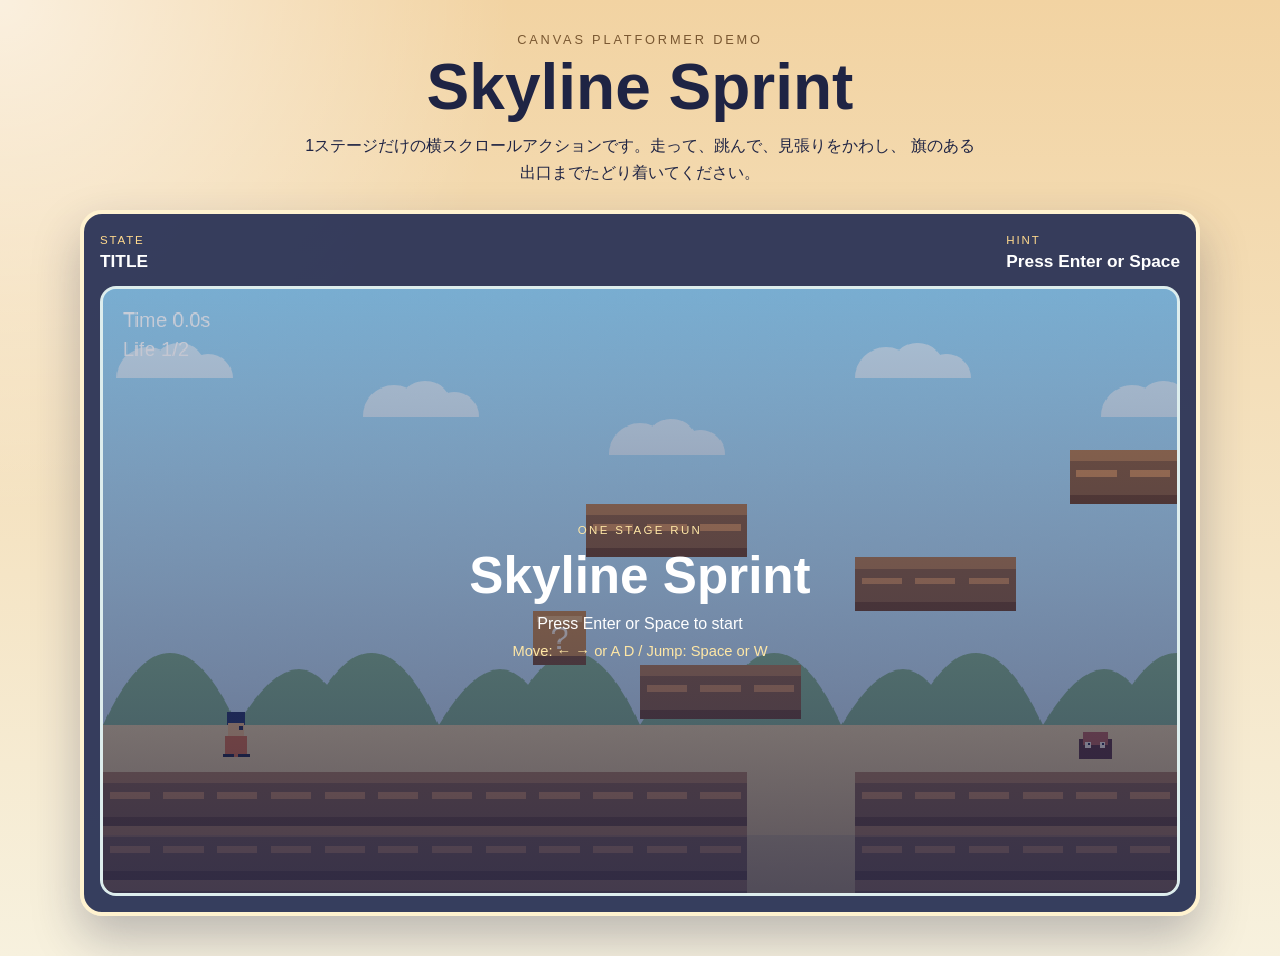
<file: mario/index.html>
<!DOCTYPE html>
<html lang="ja">
<head>
  <meta charset="UTF-8">
  <meta name="viewport" content="width=device-width, initial-scale=1.0">
  <title>Skyline Sprint</title>
  <link rel="stylesheet" href="./style.css">
</head>
<body>
  <main class="page-shell">
    <section class="hero">
      <p class="eyebrow">Canvas Platformer Demo</p>
      <h1>Skyline Sprint</h1>
      <p class="summary">
        1ステージだけの横スクロールアクションです。走って、跳んで、見張りをかわし、
        旗のある出口までたどり着いてください。
      </p>
    </section>

    <section class="game-panel" aria-label="ゲーム画面">
      <div class="hud" aria-live="polite">
        <div>
          <span class="hud-label">State</span>
          <strong id="stateLabel">TITLE</strong>
        </div>
        <div>
          <span class="hud-label">Hint</span>
          <strong id="hintLabel">Press Enter or Space</strong>
        </div>
      </div>

      <div class="canvas-frame">
        <canvas
          id="gameCanvas"
          width="960"
          height="540"
          aria-label="Skyline Sprint game canvas"
        ></canvas>

        <div class="overlay" id="overlay">
          <p class="overlay-kicker" id="overlayKicker">ONE STAGE RUN</p>
          <h2 id="overlayTitle">Skyline Sprint</h2>
          <p id="overlayMessage">Enter か Space でスタート</p>
          <p class="controls">Move: ← → or A D / Jump: Space or W</p>
        </div>
      </div>
    </section>
  </main>

  <script src="./game.js"></script>
</body>
</html>
</file>
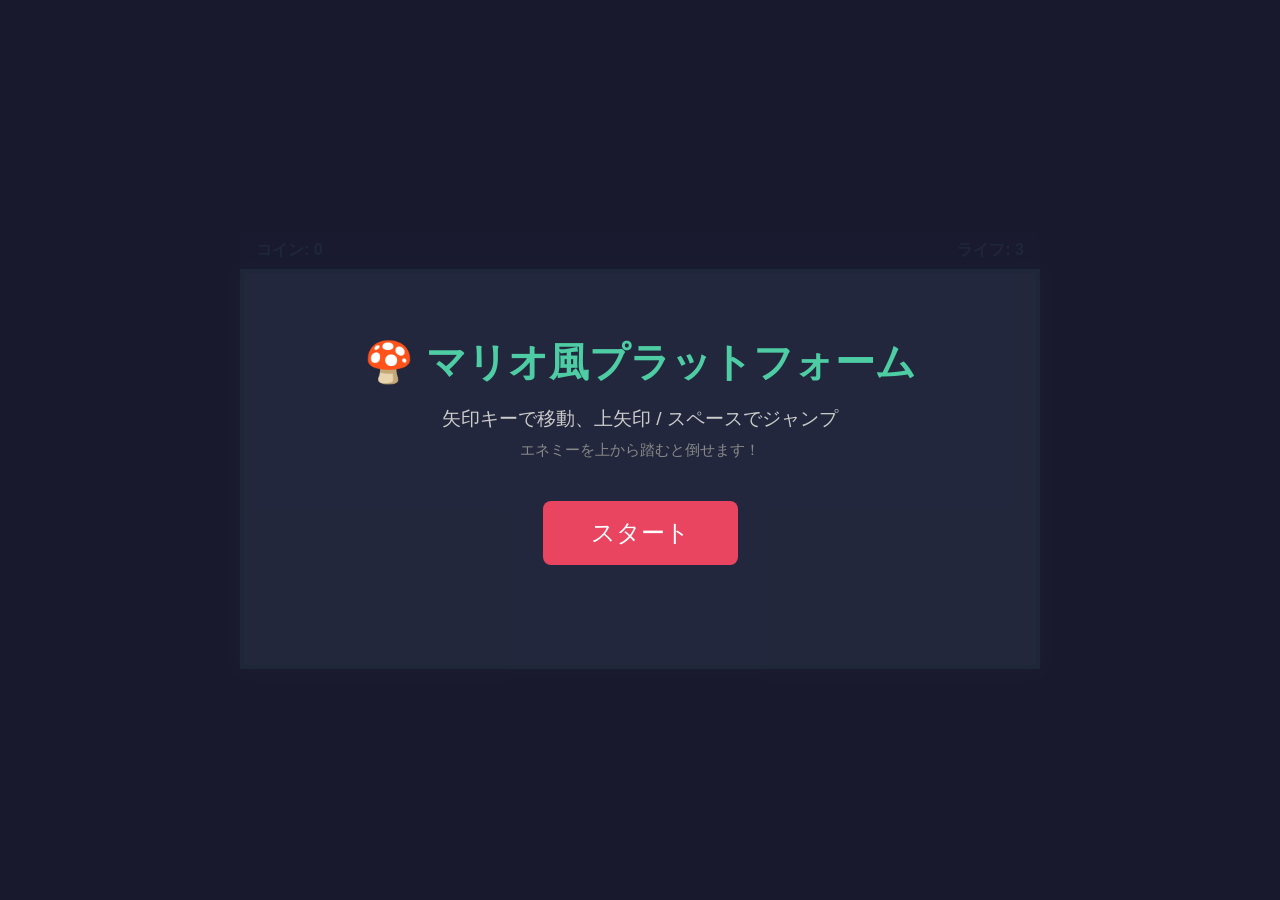
<file: mario_claude/index.html>
<!DOCTYPE html>
<html lang="ja">
<head>
  <meta charset="UTF-8">
  <meta name="viewport" content="width=device-width, initial-scale=1.0">
  <title>マリオ風プラットフォームゲーム</title>
  <link rel="stylesheet" href="style.css">
</head>
<body>
  <!-- HUD: 画面上部に常時表示 -->
  <div id="hud">
    <span id="score-display">コイン: 0</span>
    <span id="lives-display">ライフ: 3</span>
  </div>

  <!-- ゲームビューポート -->
  <div id="game-area">
    <!-- スクロール可能ワールド -->
    <div id="game-world"></div>
  </div>

  <!-- スタート画面 -->
  <div id="start-screen" class="overlay active">
    <div class="overlay-content">
      <h1>🍄 マリオ風プラットフォーム</h1>
      <p>矢印キーで移動、上矢印 / スペースでジャンプ</p>
      <p class="hint">エネミーを上から踏むと倒せます！</p>
      <button id="start-btn">スタート</button>
    </div>
  </div>

  <!-- ゲームオーバー画面 -->
  <div id="gameover-screen" class="overlay">
    <div class="overlay-content">
      <h1>💥 ゲームオーバー</h1>
      <p>コイン: <span id="go-score">0</span></p>
      <button id="retry-btn-go">もう一度</button>
    </div>
  </div>

  <!-- ステージクリア画面 -->
  <div id="clear-screen" class="overlay">
    <div class="overlay-content">
      <h1>🎉 ステージクリア！</h1>
      <p>コイン: <span id="clear-score">0</span></p>
      <button id="retry-btn-clear">もう一度</button>
    </div>
  </div>

  <!-- モバイルタッチ操作 -->
  <div id="touch-controls">
    <button id="touch-left" class="touch-btn">←</button>
    <button id="touch-jump" class="touch-btn">↑</button>
    <button id="touch-right" class="touch-btn">→</button>
  </div>

  <script src="game.js"></script>
</body>
</html>
</file>
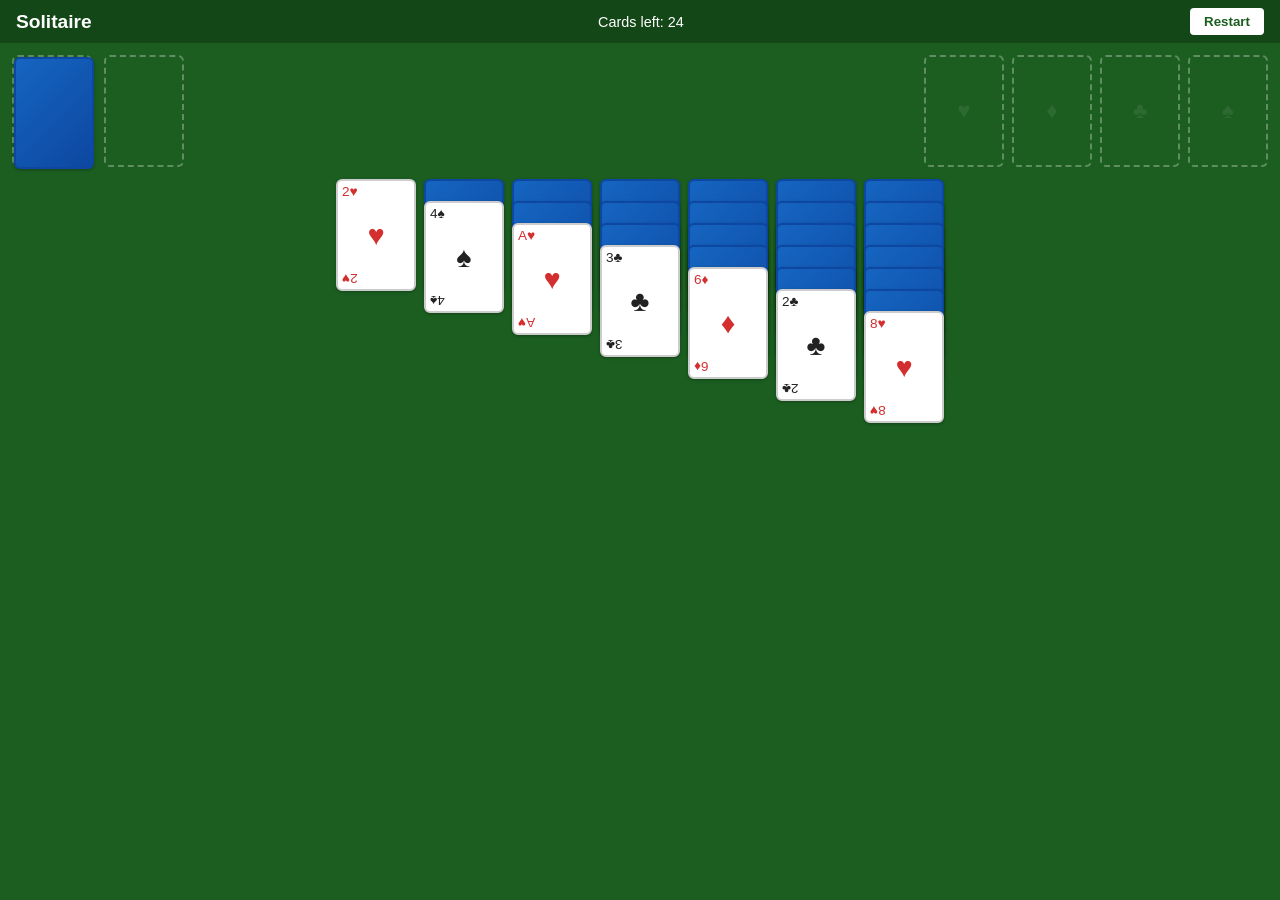
<file: solitaire_claude/index.html>
<!DOCTYPE html>
<html lang="ja">
<head>
<meta charset="UTF-8">
<meta name="viewport" content="width=device-width, initial-scale=1.0">
<title>Solitaire</title>
<link rel="stylesheet" href="style.css">
</head>
<body>
<div id="app">
  <header>
    <h1>Solitaire</h1>
    <div id="status">Cards left: <span id="stock-count">0</span></div>
    <button id="restart-btn">Restart</button>
  </header>
  <div id="board">
    <!-- Top row -->
    <div id="top-row">
      <div id="stock-pile" class="pile"></div>
      <div id="waste-pile" class="pile"></div>
      <div id="foundations" class="foundations">
        <div class="foundation-pile" data-foundation="0"></div>
        <div class="foundation-pile" data-foundation="1"></div>
        <div class="foundation-pile" data-foundation="2"></div>
        <div class="foundation-pile" data-foundation="3"></div>
      </div>
    </div>
    <!-- Tableau -->
    <div id="tableau">
      <div class="tableau-column" data-tableau="0"></div>
      <div class="tableau-column" data-tableau="1"></div>
      <div class="tableau-column" data-tableau="2"></div>
      <div class="tableau-column" data-tableau="3"></div>
      <div class="tableau-column" data-tableau="4"></div>
      <div class="tableau-column" data-tableau="5"></div>
      <div class="tableau-column" data-tableau="6"></div>
    </div>
  </div>
</div>
<div id="win-overlay" class="hidden">
  <div class="win-content">
    <h2>Congratulations!</h2>
    <p>You completed the game!</p>
    <button id="play-again-btn">Play Again</button>
  </div>
</div>
<script src="game.js"></script>
</body>
</html>
</file>
<file: mario/style.css>
:root {
  --bg-top: #f2d3a2;
  --bg-bottom: #f7f1de;
  --panel: rgba(39, 47, 84, 0.92);
  --panel-border: #fff2cf;
  --ink: #1f2444;
  --accent: #db6b39;
  --accent-2: #ffd66b;
  --canvas-shadow: rgba(31, 36, 68, 0.28);
}

* {
  box-sizing: border-box;
}

body {
  margin: 0;
  min-height: 100vh;
  font-family: "Trebuchet MS", "Verdana", sans-serif;
  color: var(--ink);
  background:
    radial-gradient(circle at top left, rgba(255, 255, 255, 0.65), transparent 32%),
    linear-gradient(180deg, var(--bg-top) 0%, var(--bg-bottom) 100%);
}

.page-shell {
  width: min(1120px, calc(100vw - 32px));
  margin: 0 auto;
  padding: 32px 0 40px;
}

.hero {
  text-align: center;
  margin-bottom: 24px;
}

.eyebrow {
  margin: 0 0 10px;
  letter-spacing: 0.22em;
  text-transform: uppercase;
  font-size: 0.8rem;
  color: #7a5832;
}

.hero h1 {
  margin: 0;
  font-size: clamp(2.2rem, 5vw, 4rem);
  line-height: 0.95;
}

.summary {
  width: min(680px, 100%);
  margin: 14px auto 0;
  line-height: 1.7;
  font-size: 1rem;
}

.game-panel {
  background: var(--panel);
  border: 4px solid var(--panel-border);
  border-radius: 22px;
  padding: 16px;
  box-shadow: 0 22px 48px var(--canvas-shadow);
}

.hud {
  display: flex;
  justify-content: space-between;
  gap: 16px;
  color: #fff5d9;
  margin-bottom: 14px;
  font-size: 0.95rem;
}

.hud strong {
  display: block;
  margin-top: 4px;
  color: white;
  font-size: 1.08rem;
}

.hud-label {
  text-transform: uppercase;
  letter-spacing: 0.16em;
  font-size: 0.72rem;
  color: #ffd98d;
}

.canvas-frame {
  position: relative;
  overflow: hidden;
  border-radius: 16px;
  border: 3px solid rgba(255, 251, 237, 0.65);
  background: #9fd4f0;
}

canvas {
  display: block;
  width: 100%;
  height: auto;
  image-rendering: pixelated;
  image-rendering: crisp-edges;
}

.overlay {
  position: absolute;
  inset: 0;
  display: grid;
  place-items: center;
  align-content: center;
  gap: 10px;
  padding: 24px;
  text-align: center;
  color: white;
  background: linear-gradient(180deg, rgba(27, 34, 76, 0.2), rgba(27, 34, 76, 0.7));
}

.overlay[hidden] {
  display: none;
}

.overlay-kicker {
  margin: 0;
  letter-spacing: 0.2em;
  font-size: 0.72rem;
  color: #ffe7a6;
}

.overlay h2 {
  margin: 0;
  font-size: clamp(2rem, 4vw, 3.2rem);
}

.overlay p {
  margin: 0;
}

.controls {
  color: #ffe7a6;
  font-size: 0.92rem;
}

@media (max-width: 720px) {
  .page-shell {
    width: min(100vw - 20px, 1120px);
    padding-top: 18px;
  }

  .game-panel {
    padding: 12px;
    border-radius: 18px;
  }

  .hud {
    flex-direction: column;
    margin-bottom: 10px;
  }

  .summary {
    font-size: 0.95rem;
  }
}
</file>
<file: mario_claude/style.css>
* {
  margin: 0;
  padding: 0;
  box-sizing: border-box;
}

body {
  font-family: 'Hiragino Sans', 'Meiryo', sans-serif;
  background: #1a1a2e;
  color: #eee;
  min-height: 100vh;
  display: flex;
  flex-direction: column;
  justify-content: center;
  align-items: center;
  overflow: hidden;
}

/* ===== HUD ===== */
#hud {
  display: flex;
  justify-content: space-between;
  width: 800px;
  padding: 8px 16px;
  background: #16213e;
  border-radius: 8px 8px 0 0;
  font-size: 1rem;
  font-weight: bold;
  color: #4ecca3;
}

/* ===== ゲームビューポート ===== */
#game-area {
  width: 800px;
  height: 400px;
  overflow: hidden;
  position: relative;
  background: #87CEEB;
  border: 4px solid #4ecca3;
  box-shadow: 0 0 20px rgba(78, 204, 163, 0.3);
}

#game-world {
  position: absolute;
  top: 0;
  left: 0;
  height: 400px;
  will-change: transform;
}

/* ===== プレイヤー ===== */
.player {
  position: absolute;
  width: 24px;
  height: 32px;
  z-index: 10;
}

.player-hat {
  position: absolute;
  top: 0;
  left: 0;
  width: 24px;
  height: 10px;
  background: #E52521;
  border-radius: 4px 6px 0 0;
}

.player-hat::after {
  content: '';
  position: absolute;
  bottom: 0;
  left: 0;
  width: 30px;
  height: 3px;
  background: #E52521;
  border-radius: 2px;
}

.player-face {
  position: absolute;
  top: 10px;
  right: 0;
  width: 14px;
  height: 10px;
  background: #FBBE7C;
  border-radius: 2px;
}

.player-body {
  position: absolute;
  bottom: 0;
  width: 24px;
  height: 12px;
  background: #049CD8;
  border-radius: 0 0 4px 4px;
}

/* 走行アニメーション */
.player.running .player-body {
  animation: bounce 0.15s ease infinite alternate;
}

@keyframes bounce {
  from { transform: translateY(0); }
  to { transform: translateY(-3px); }
}

/* 無敵時間フラッシュ */
.player.invincible {
  animation: flash 0.1s linear infinite;
}

@keyframes flash {
  0%, 49% { opacity: 1; }
  50%, 100% { opacity: 0.3; }
}

/* ===== プラットフォーム ===== */
.platform-tile {
  position: absolute;
  width: 32px;
  height: 32px;
}

/* 地面タイル */
.ground-tile {
  background-color: #6B8E23;
  border-top: 4px solid #556B2F;
  border-bottom: 2px solid #4a5d1f;
}

/* レンガタイル */
.brick-tile {
  background-color: #C84C09;
  background-image:
    linear-gradient(to bottom, transparent 45%, #A03C06 45%, #A03C06 55%, transparent 55%),
    linear-gradient(to right, transparent 45%, #A03C06 45%, #A03C06 55%, transparent 55%);
  border: 1px solid #8B3000;
}

/* 问号ブロック */
.question-tile {
  background-color: #FFB347;
  border: 2px solid #E09240;
  box-shadow: inset 0 0 6px rgba(0,0,0,0.2);
}

/* ===== エネミー ===== */
.enemy {
  position: absolute;
  width: 28px;
  height: 28px;
  z-index: 5;
}

.enemy-head {
  position: absolute;
  top: 0;
  width: 100%;
  height: 20px;
  background: #8B4513;
  border-radius: 50% 50% 20% 20%;
}

/* エネミーの目 */
.enemy-head::before,
.enemy-head::after {
  content: '';
  position: absolute;
  top: 8px;
  width: 4px;
  height: 5px;
  background: white;
  border-radius: 50%;
}

.enemy-head::before { left: 6px; }
.enemy-head::after { right: 6px; }

/* 目の瞳孔 */
.enemy-head span::before,
.enemy-head span::after {
  content: '';
  position: absolute;
  top: 1px;
  left: 1px;
  width: 2px;
  height: 2px;
  background: black;
  border-radius: 50%;
}

.enemy-feet {
  position: absolute;
  bottom: 0;
  width: 100%;
  height: 8px;
  display: flex;
  justify-content: space-between;
}

.enemy-feet::before,
.enemy-feet::after {
  content: '';
  width: 10px;
  height: 6px;
  background: #D2691E;
  border-radius: 0 0 4px 4px;
}

/* 歩行アニメーション */
.enemy.alive .enemy-head {
  animation: wobble 0.3s ease infinite alternate;
}

@keyframes wobble {
  from { transform: rotate(-5deg); }
  to { transform: rotate(5deg); }
}

/* 敗北状態 */
.enemy.defeated {
  opacity: 0.4;
  transform: scaleY(0.3);
  transition: all 0.3s ease;
}

/* ===== コイン ===== */
.coin {
  position: absolute;
  width: 20px;
  height: 20px;
  border-radius: 50%;
  background: radial-gradient(circle at 35% 35%, #FFF44F, #FFD700, #DAA520);
  border: 2px solid #B8860B;
  z-index: 3;
  animation: coin-spin 1s linear infinite;
}

@keyframes coin-spin {
  0%, 100% { transform: scaleX(1); }
  50% { transform: scaleX(0.2); }
}

/* 収集アニメーション */
.coin.collected {
  animation: coin-collect 0.3s ease forwards;
}

@keyframes coin-collect {
  to {
    transform: translateY(-40px) scale(0);
    opacity: 0;
  }
}

/* ===== フラグポール ===== */
.flagpole {
  position: absolute;
  width: 8px;
  height: 160px;
  background: linear-gradient(to right, #4ecca3, #3db892);
  z-index: 4;
}

.flagpole-top {
  position: absolute;
  top: -6px;
  left: -3px;
  width: 14px;
  height: 14px;
  border-radius: 50%;
  background: #FFD700;
  border: 2px solid #B8860B;
}

.flag {
  position: absolute;
  top: 4px;
  left: 8px;
  width: 32px;
  height: 24px;
  background: #e94560;
  clip-path: polygon(0 0, 100% 50%, 0 100%);
  animation: flag-wave 0.5s ease infinite alternate;
}

@keyframes flag-wave {
  from { transform: skewY(-2deg); }
  to { transform: skewY(2deg); }
}

/* ===== クラウド装飾 ===== */
.cloud {
  position: absolute;
  background: white;
  border-radius: 50%;
  opacity: 0.8;
}

/* ===== 木々装飾 ===== */
.bush {
  position: absolute;
  background: #228B22;
  border-radius: 50% 50% 0 0;
  z-index: 1;
}

/* ===== オーバーレイ画面 ===== */
.overlay {
  position: fixed;
  top: 0;
  left: 0;
  right: 0;
  bottom: 0;
  background: rgba(26, 26, 46, 0.92);
  display: flex;
  justify-content: center;
  align-items: center;
  z-index: 100;
}

.overlay:not(.active) {
  display: none;
}

.overlay-content {
  text-align: center;
  color: #eee;
}

.overlay-content h1 {
  font-size: 2.5rem;
  margin-bottom: 1rem;
  color: #4ecca3;
}

.overlay-content p {
  font-size: 1.2rem;
  margin-bottom: 0.5rem;
  color: #ccc;
}

.overlay-content .hint {
  font-size: 0.95rem;
  color: #888;
  margin-bottom: 1.5rem;
}

.overlay-content button {
  font-size: 1.5rem;
  padding: 1rem 3rem;
  border: none;
  border-radius: 8px;
  cursor: pointer;
  background: #e94560;
  color: white;
  transition: transform 0.1s, background 0.2s;
  margin-top: 1rem;
}

.overlay-content button:hover {
  background: #c73e54;
  transform: scale(1.05);
}

.overlay-content button:active {
  transform: scale(0.95);
}

/* ===== タッチ操作 ===== */
#touch-controls {
  display: none;
  position: fixed;
  bottom: 20px;
  left: 0;
  right: 0;
  justify-content: space-between;
  padding: 0 30px;
  z-index: 200;
}

.touch-btn {
  width: 64px;
  height: 64px;
  border-radius: 50%;
  background: rgba(233, 69, 96, 0.6);
  color: white;
  font-size: 1.8rem;
  border: none;
  cursor: pointer;
  user-select: none;
  -webkit-user-select: none;
  touch-action: manipulation;
}

.touch-btn:active {
  background: rgba(233, 69, 96, 0.9);
  transform: scale(0.9);
}

/* ===== レスポンシブ ===== */
@media (max-width: 840px) {
  #hud, #game-area {
    width: 100vw;
  }

  #game-area {
    height: 60vw;
  }

  #touch-controls {
    display: flex !important;
  }
}

@media (pointer: coarse) {
  #touch-controls {
    display: flex !important;
  }
}
</file>
<file: solitaire_claude/style.css>
/* solitaire_claude/style.css */
*, *::before, *::after { box-sizing: border-box; margin: 0; padding: 0; }

body {
  font-family: 'Segoe UI', Arial, sans-serif;
  background: #1b5e20;
  color: #fff;
  min-height: 100vh;
  user-select: none;
}

header {
  display: flex;
  align-items: center;
  gap: 16px;
  padding: 8px 16px;
  background: rgba(0,0,0,0.25);
}

header h1 { font-size: 1.2rem; }

#status { font-size: 0.9rem; flex: 1; text-align: center; }

#restart-btn {
  background: #fff;
  color: #1b5e20;
  border: none;
  padding: 6px 14px;
  border-radius: 4px;
  cursor: pointer;
  font-weight: 600;
}

#board {
  padding: 12px;
  display: flex;
  flex-direction: column;
  gap: 12px;
}

/* Top row */
#top-row {
  display: flex;
  align-items: flex-start;
  gap: 12px;
}

.pile {
  width: var(--card-w, 80px);
  height: var(--card-h, 112px);
  border: 2px dashed rgba(255,255,255,0.3);
  border-radius: 6px;
  position: relative;
}

.foundations {
  display: flex;
  gap: 8px;
  margin-left: auto;
}

.foundation-pile {
  width: var(--card-w, 80px);
  height: var(--card-h, 112px);
  border: 2px dashed rgba(255,255,255,0.3);
  border-radius: 6px;
  position: relative;
  display: flex;
  align-items: center;
  justify-content: center;
  font-size: 1.4rem;
  color: rgba(255,255,255,0.25);
}

/* Tableau */
#tableau {
  display: flex;
  gap: 8px;
  justify-content: center;
}

.tableau-column {
  width: var(--card-w, 80px);
  min-height: var(--card-h, 112px);
  position: relative;
}

/* Cards */
.card {
  position: absolute;
  width: var(--card-w, 80px);
  height: var(--card-h, 112px);
  border-radius: 6px;
  cursor: pointer;
  box-shadow: 0 1px 3px rgba(0,0,0,0.3);
  transition: box-shadow 0.15s;
}

.card.face-down {
  background: linear-gradient(135deg, #1565c0, #0d47a1);
  border: 2px solid #0d47a1;
}

.card.face-up {
  background: #fff;
  border: 2px solid #ccc;
  color: #222;
  display: flex;
  flex-direction: column;
  justify-content: space-between;
  padding: 4px;
}

.card.selected { box-shadow: 0 0 0 3px #ffeb3b, 0 2px 6px rgba(0,0,0,0.4); }

.card .card-top { font-size: 0.85rem; line-height: 1; text-align: left; }
.card .card-center { font-size: 1.8rem; text-align: center; flex: 1; display: flex; align-items: center; justify-content: center; }
.card .card-bottom { font-size: 0.85rem; line-height: 1; text-align: right; transform: rotate(180deg); }

.card.red { color: #d32f2f; }
.card.black { color: #222; }

/* Stock pile clickable indicator */
#stock-pile.clickable::after {
  content: '';
  position: absolute;
  inset: 0;
  cursor: pointer;
}

/* Win overlay */
#win-overlay {
  position: fixed;
  inset: 0;
  background: rgba(0,0,0,0.7);
  display: flex;
  align-items: center;
  justify-content: center;
  z-index: 100;
}

#win-overlay.hidden { display: none; }

.win-content {
  background: #fff;
  color: #222;
  padding: 32px 48px;
  border-radius: 12px;
  text-align: center;
}

.win-content h2 { margin-bottom: 8px; }
.win-content p { margin-bottom: 16px; }

#play-again-btn {
  background: #1b5e20;
  color: #fff;
  border: none;
  padding: 10px 24px;
  border-radius: 6px;
  cursor: pointer;
  font-size: 1rem;
}

/* Tableau card spacing */
.tableau-column .card { left: 0; }

/* Foundation placeholder symbol */
.foundation-pile::before {
  content: attr(data-suit);
  opacity: 0.3;
}

/* Responsive */
:root {
  --card-w: 80px;
  --card-h: 112px;
  --card-gap: 8px;
  --tableau-offset: 22px;
}

@media (max-width: 700px) {
  :root {
    --card-w: 52px;
    --card-h: 73px;
    --card-gap: 4px;
    --tableau-offset: 16px;
  }

  header h1 { font-size: 1rem; }
  .card .card-top, .card .card-bottom { font-size: 0.65rem; }
  .card .card-center { font-size: 1.2rem; }
  #board { padding: 6px; gap: 6px; }
  #top-row { gap: 6px; }
  .foundations { gap: 4px; }
  #tableau { gap: 4px; }
}

@media (max-width: 420px) {
  :root {
    --card-w: 44px;
    --card-h: 62px;
    --tableau-offset: 13px;
  }
  .card .card-top, .card .card-bottom { font-size: 0.55rem; }
  .card .card-center { font-size: 1rem; }
}
</file>
